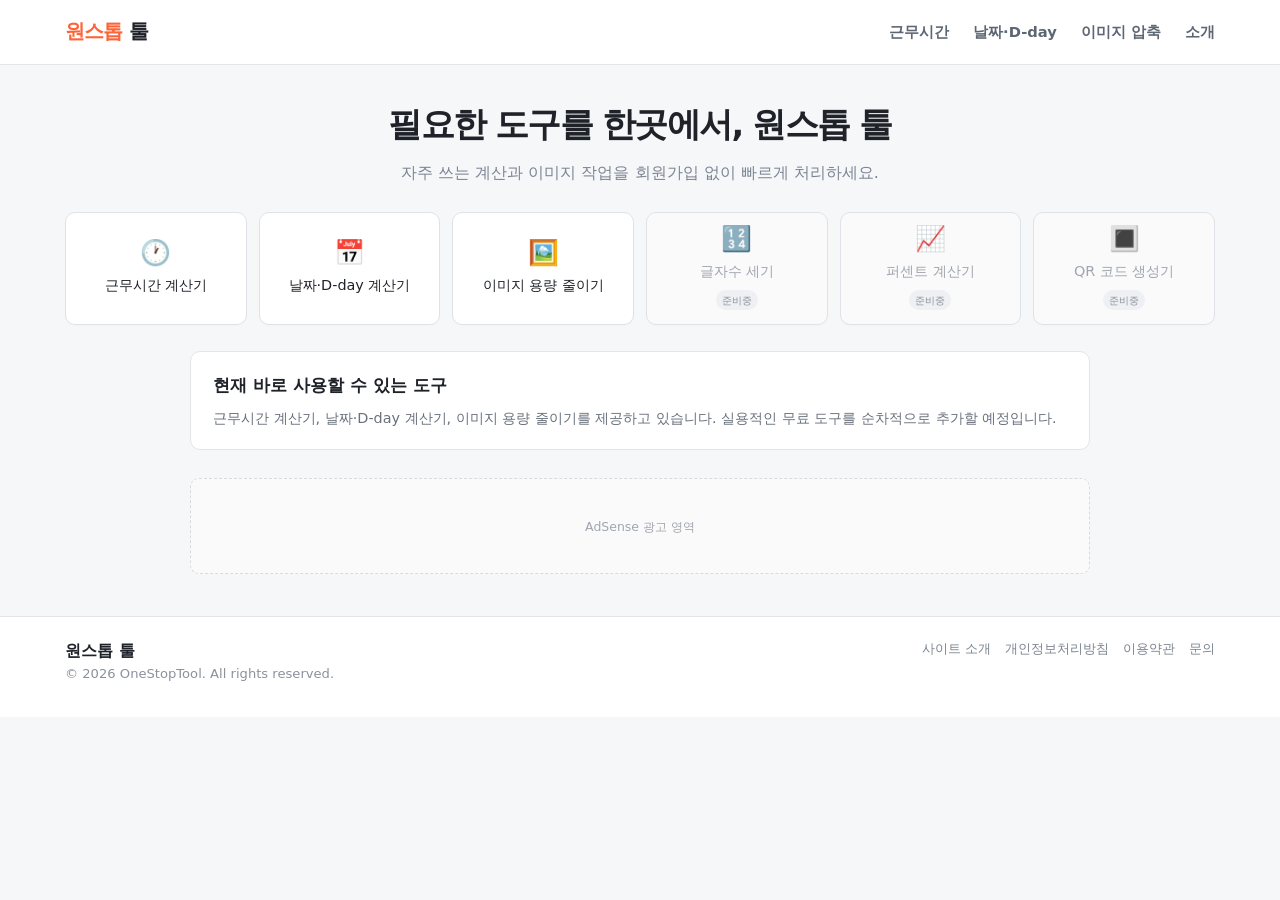
<file: index.html>
<!doctype html>
<html lang="ko">

<head>
  <meta charset="utf-8">

  <meta
    name="viewport"
    content="width=device-width,initial-scale=1"
  >

  <title>
    원스톱 툴 | 무료 계산기·이미지 웹도구
  </title>

  <meta
    name="description"
    content="근무시간 계산기, 날짜·D-day 계산기, 이미지 용량 줄이기 등 자주 쓰는 무료 웹 도구를 한곳에서 이용하세요."
  >

  <link
    rel="canonical"
    href="https://onestoptool.kr/"
  >

  <meta
    name="robots"
    content="index,follow"
  >

  <link
    rel="stylesheet"
    href="assets/css/style.css"
  >
</head>

<body>

<header class="site-header">

  <div class="container header-inner">

    <a
      class="brand"
      href="./"
    >
      <span>원스톱</span> 툴
    </a>

    <nav class="nav">

      <a href="work-time/">
        근무시간
      </a>

      <a href="date-calculator/">
        날짜·D-day
      </a>

      <a href="image-compressor/">
        이미지 압축
      </a>

      <a href="about.html">
        소개
      </a>

    </nav>

  </div>

</header>


<main>

  <section class="home-hero">

    <div class="container">

      <h1>
        필요한 도구를 한곳에서, 원스톱 툴
      </h1>

      <p>
        자주 쓰는 계산과 이미지 작업을
        회원가입 없이 빠르게 처리하세요.
      </p>

    </div>

  </section>


  <section class="tool-nav-section">

    <div class="container">

      <div class="tool-nav-grid">


        <a
          class="tool-nav-card"
          href="work-time/"
        >

          <div class="tool-nav-icon">
            🕐
          </div>

          <div class="tool-nav-name">
            근무시간 계산기
          </div>

        </a>


        <a
          class="tool-nav-card"
          href="date-calculator/"
        >

          <div class="tool-nav-icon">
            📅
          </div>

          <div class="tool-nav-name">
            날짜·D-day 계산기
          </div>

        </a>


        <a
          class="tool-nav-card"
          href="image-compressor/"
        >

          <div class="tool-nav-icon">
            🖼️
          </div>

          <div class="tool-nav-name">
            이미지 용량 줄이기
          </div>

        </a>


        <div class="tool-nav-card disabled">

          <div class="tool-nav-icon">
            🔢
          </div>

          <div class="tool-nav-name">
            글자수 세기
          </div>

          <span class="soon">
            준비중
          </span>

        </div>


        <div class="tool-nav-card disabled">

          <div class="tool-nav-icon">
            📈
          </div>

          <div class="tool-nav-name">
            퍼센트 계산기
          </div>

          <span class="soon">
            준비중
          </span>

        </div>


        <div class="tool-nav-card disabled">

          <div class="tool-nav-icon">
            🔳
          </div>

          <div class="tool-nav-name">
            QR 코드 생성기
          </div>

          <span class="soon">
            준비중
          </span>

        </div>


      </div>

    </div>

  </section>


  <div class="home-note">

    <h2>
      현재 바로 사용할 수 있는 도구
    </h2>

    <p>
      근무시간 계산기,
      날짜·D-day 계산기,
      이미지 용량 줄이기를 제공하고 있습니다.
      실용적인 무료 도구를 순차적으로 추가할 예정입니다.
    </p>

  </div>


  <div class="ad-slot">
    AdSense 광고 영역
  </div>

</main>


<footer class="footer">

  <div class="container footer-inner">

    <div>

      <strong>
        원스톱 툴
      </strong>

      <div class="footer-copy">
        © <span data-year></span>
        OneStopTool.
        All rights reserved.
      </div>

    </div>


    <div class="footer-links">

      <a href="about.html">
        사이트 소개
      </a>

      <a href="privacy.html">
        개인정보처리방침
      </a>

      <a href="terms.html">
        이용약관
      </a>

      <a href="contact.html">
        문의
      </a>

    </div>

  </div>

</footer>


<script src="assets/js/common.js"></script>

</body>
</html>
</file>
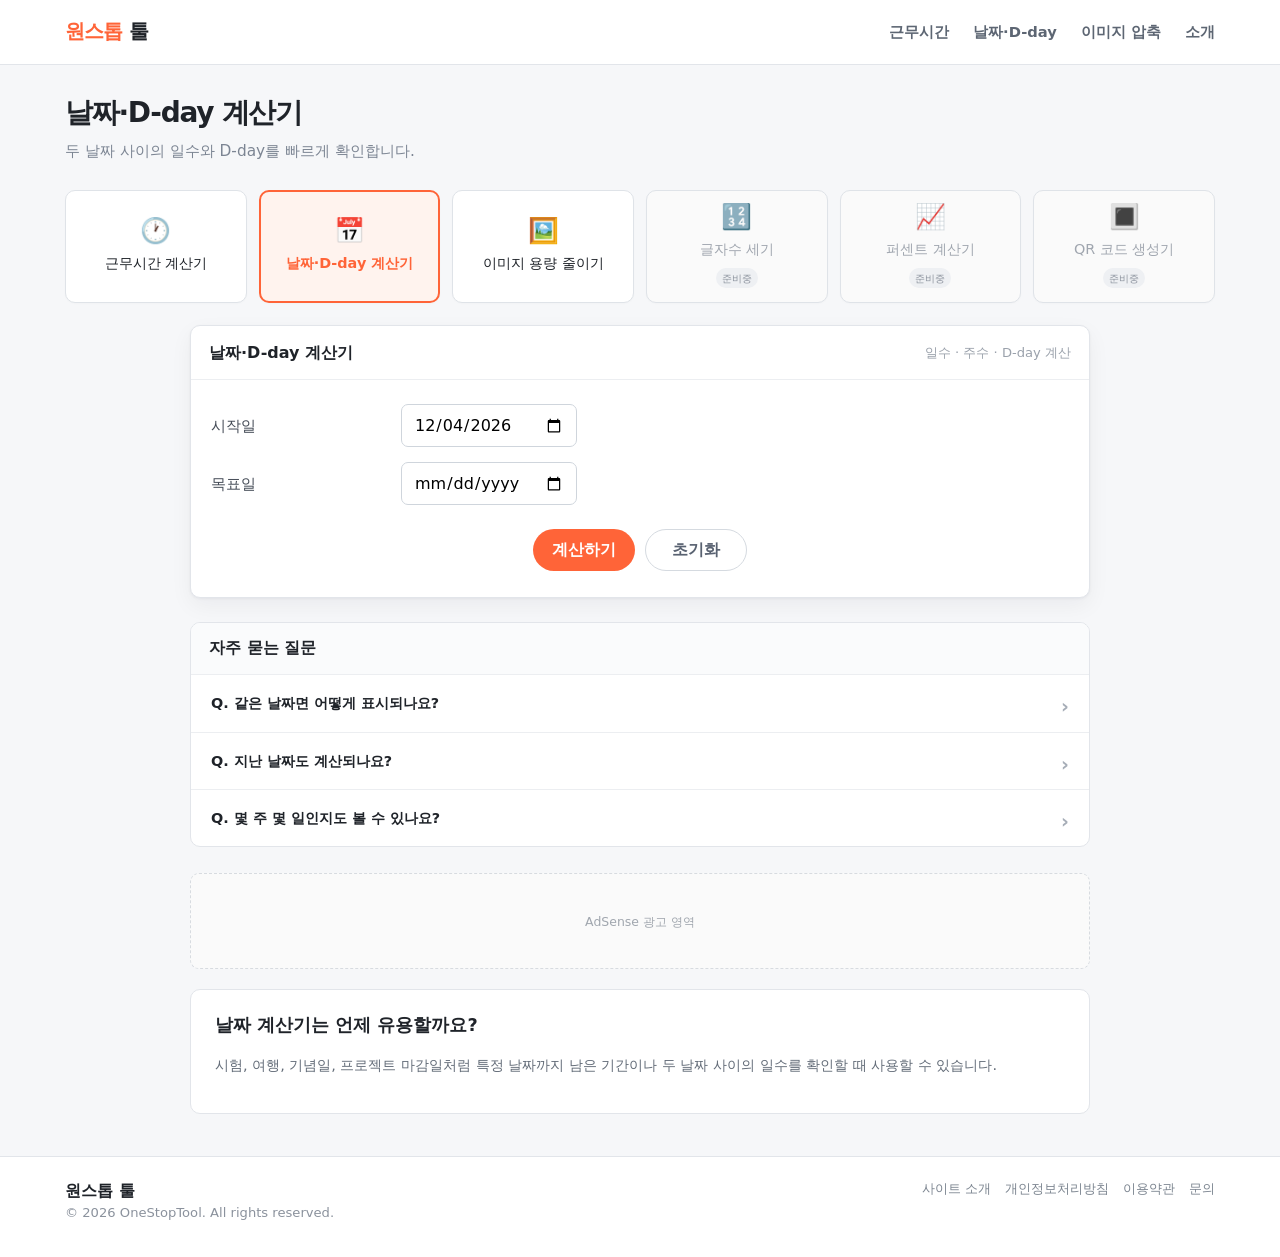
<file: date-calculator/index.html>
<!doctype html>
<html lang="ko">

<head>

  <meta charset="utf-8">

  <meta
    name="viewport"
    content="width=device-width,initial-scale=1"
  >

  <title>
    날짜 계산기·D-day 계산기 | 원스톱 툴
  </title>

  <meta
    name="description"
    content="두 날짜 사이의 일수, 주수, D-day를 무료로 계산하세요."
  >

  <link
    rel="canonical"
    href="https://onestoptool.kr/date-calculator/"
  >

  <meta
    name="robots"
    content="index,follow"
  >

  <link
    rel="stylesheet"
    href="../assets/css/style.css"
  >

</head>


<body>


<header class="site-header">

  <div class="container header-inner">

    <a
      class="brand"
      href="../"
    >
      <span>원스톱</span> 툴
    </a>


    <nav class="nav">

      <a href="../work-time/">
        근무시간
      </a>

      <a href="../date-calculator/">
        날짜·D-day
      </a>

      <a href="../image-compressor/">
        이미지 압축
      </a>

      <a href="../about.html">
        소개
      </a>

    </nav>

  </div>

</header>


<main>


<section class="page-intro">

  <div class="container">

    <h1>
      날짜·D-day 계산기
    </h1>

    <p>
      두 날짜 사이의 일수와
      D-day를 빠르게 확인합니다.
    </p>

  </div>

</section>


<section class="tool-nav-section">

  <div class="container">

    <div class="tool-nav-grid">


      <a
        class="tool-nav-card"
        href="../work-time/"
      >

        <div class="tool-nav-icon">
          🕐
        </div>

        <div class="tool-nav-name">
          근무시간 계산기
        </div>

      </a>


      <a
        class="tool-nav-card active"
        href="../date-calculator/"
      >

        <div class="tool-nav-icon">
          📅
        </div>

        <div class="tool-nav-name">
          날짜·D-day 계산기
        </div>

      </a>


      <a
        class="tool-nav-card"
        href="../image-compressor/"
      >

        <div class="tool-nav-icon">
          🖼️
        </div>

        <div class="tool-nav-name">
          이미지 용량 줄이기
        </div>

      </a>


      <div class="tool-nav-card disabled">

        <div class="tool-nav-icon">
          🔢
        </div>

        <div class="tool-nav-name">
          글자수 세기
        </div>

        <span class="soon">
          준비중
        </span>

      </div>


      <div class="tool-nav-card disabled">

        <div class="tool-nav-icon">
          📈
        </div>

        <div class="tool-nav-name">
          퍼센트 계산기
        </div>

        <span class="soon">
          준비중
        </span>

      </div>


      <div class="tool-nav-card disabled">

        <div class="tool-nav-icon">
          🔳
        </div>

        <div class="tool-nav-name">
          QR 코드 생성기
        </div>

        <span class="soon">
          준비중
        </span>

      </div>


    </div>

  </div>

</section>


<section class="workspace">

  <div class="workspace-head">

    <h2>
      날짜·D-day 계산기
    </h2>

    <div class="workspace-meta">
      일수 · 주수 · D-day 계산
    </div>

  </div>


  <div class="workspace-body">


    <form id="dateForm">


      <div class="form-list">


        <div class="form-row">

          <label for="startDate">
            시작일
          </label>

          <div class="input-line">

            <input
              id="startDate"
              class="field-control"
              type="date"
              required
            >

          </div>

        </div>


        <div class="form-row">

          <label for="targetDate">
            목표일
          </label>

          <div class="input-line">

            <input
              id="targetDate"
              class="field-control"
              type="date"
              required
            >

          </div>

        </div>


      </div>


      <div class="form-actions">

        <button
          class="btn btn-primary"
          type="submit"
        >
          계산하기
        </button>


        <button
          class="btn btn-secondary"
          type="reset"
          onclick="document.getElementById('dateResult').classList.remove('show')"
        >
          초기화
        </button>

      </div>


    </form>


    <div
      class="result-panel"
      id="dateResult"
    >

      <div class="result-main">

        <span class="label">
          D-day
        </span>

        <strong id="dday"></strong>

      </div>


      <div class="result-grid">


        <div class="result-box">

          <small>
            날짜 차이
          </small>

          <strong id="dayDiff"></strong>

        </div>


        <div class="result-box">

          <small>
            주 + 일
          </small>

          <strong id="weekDiff"></strong>

        </div>


        <div class="result-box">

          <small>
            표시
          </small>

          <strong>
            자동 계산
          </strong>

        </div>


      </div>

    </div>


  </div>

</section>


<section class="faq-wrap">

  <h2 class="faq-title">
    자주 묻는 질문
  </h2>


  <details class="faq-item">

    <summary>
      Q. 같은 날짜면 어떻게 표시되나요?
    </summary>

    <div class="faq-answer">
      시작일과 목표일이 같으면
      D-Day로 표시합니다.
    </div>

  </details>


  <details class="faq-item">

    <summary>
      Q. 지난 날짜도 계산되나요?
    </summary>

    <div class="faq-answer">
      네.
      지난 날짜는 D+숫자로 표시됩니다.
    </div>

  </details>


  <details class="faq-item">

    <summary>
      Q. 몇 주 몇 일인지도 볼 수 있나요?
    </summary>

    <div class="faq-answer">
      총 일수와 함께
      주 단위와 남은 일수도 표시합니다.
    </div>

  </details>


</section>


<div class="ad-slot">
  AdSense 광고 영역
</div>


<section class="info-wrap">

  <h2>
    날짜 계산기는 언제 유용할까요?
  </h2>

  <p>
    시험, 여행, 기념일,
    프로젝트 마감일처럼
    특정 날짜까지 남은 기간이나
    두 날짜 사이의 일수를 확인할 때 사용할 수 있습니다.
  </p>

</section>


</main>


<footer class="footer">

  <div class="container footer-inner">


    <div>

      <strong>
        원스톱 툴
      </strong>

      <div class="footer-copy">
        © <span data-year></span>
        OneStopTool.
        All rights reserved.
      </div>

    </div>


    <div class="footer-links">

      <a href="../about.html">
        사이트 소개
      </a>

      <a href="../privacy.html">
        개인정보처리방침
      </a>

      <a href="../terms.html">
        이용약관
      </a>

      <a href="../contact.html">
        문의
      </a>

    </div>


  </div>

</footer>


<script src="../assets/js/common.js"></script>

<script src="../assets/js/date-calculator.js"></script>


</body>

</html>
</file>
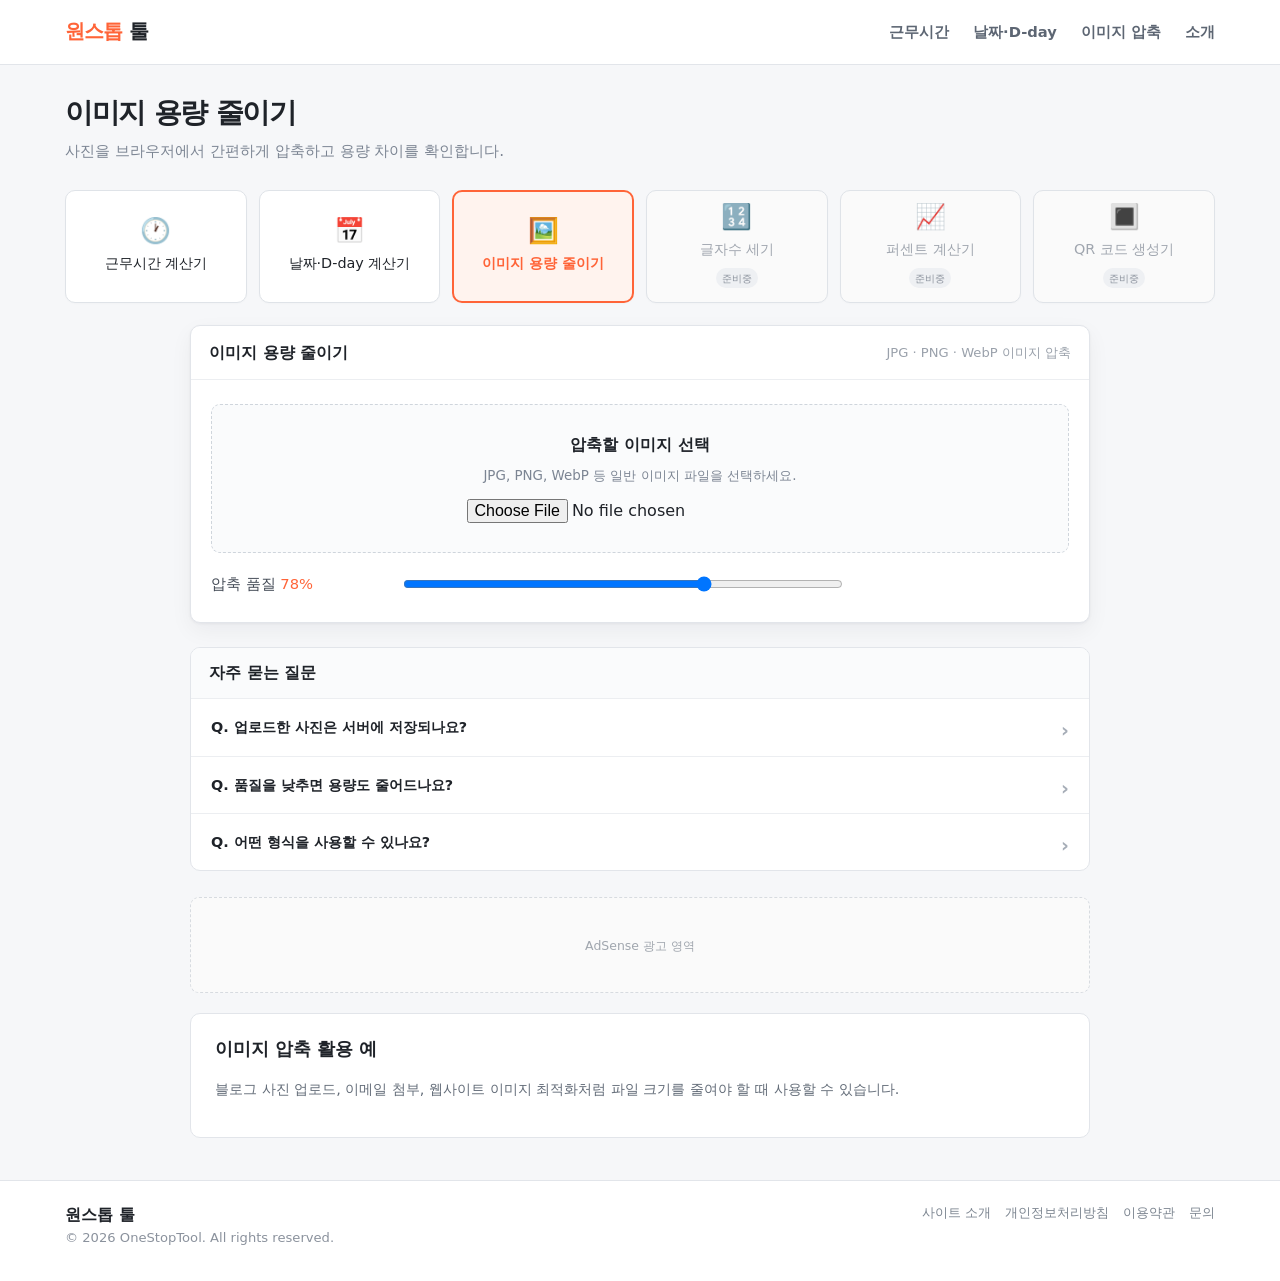
<file: image-compressor/index.html>
<!doctype html>
<html lang="ko">

<head>

  <meta charset="utf-8">

  <meta
    name="viewport"
    content="width=device-width,initial-scale=1"
  >

  <title>
    이미지 용량 줄이기 | 원스톱 툴
  </title>

  <meta
    name="description"
    content="설치 없이 브라우저에서 이미지 용량을 줄이세요."
  >

  <link
    rel="canonical"
    href="https://onestoptool.kr/image-compressor/"
  >

  <meta
    name="robots"
    content="index,follow"
  >

  <link
    rel="stylesheet"
    href="../assets/css/style.css"
  >

</head>


<body>


<header class="site-header">

  <div class="container header-inner">

    <a
      class="brand"
      href="../"
    >
      <span>원스톱</span> 툴
    </a>


    <nav class="nav">

      <a href="../work-time/">
        근무시간
      </a>

      <a href="../date-calculator/">
        날짜·D-day
      </a>

      <a href="../image-compressor/">
        이미지 압축
      </a>

      <a href="../about.html">
        소개
      </a>

    </nav>

  </div>

</header>


<main>


<section class="page-intro">

  <div class="container">

    <h1>
      이미지 용량 줄이기
    </h1>

    <p>
      사진을 브라우저에서 간편하게 압축하고
      용량 차이를 확인합니다.
    </p>

  </div>

</section>


<section class="tool-nav-section">

  <div class="container">

    <div class="tool-nav-grid">


      <a
        class="tool-nav-card"
        href="../work-time/"
      >

        <div class="tool-nav-icon">
          🕐
        </div>

        <div class="tool-nav-name">
          근무시간 계산기
        </div>

      </a>


      <a
        class="tool-nav-card"
        href="../date-calculator/"
      >

        <div class="tool-nav-icon">
          📅
        </div>

        <div class="tool-nav-name">
          날짜·D-day 계산기
        </div>

      </a>


      <a
        class="tool-nav-card active"
        href="../image-compressor/"
      >

        <div class="tool-nav-icon">
          🖼️
        </div>

        <div class="tool-nav-name">
          이미지 용량 줄이기
        </div>

      </a>


      <div class="tool-nav-card disabled">

        <div class="tool-nav-icon">
          🔢
        </div>

        <div class="tool-nav-name">
          글자수 세기
        </div>

        <span class="soon">
          준비중
        </span>

      </div>


      <div class="tool-nav-card disabled">

        <div class="tool-nav-icon">
          📈
        </div>

        <div class="tool-nav-name">
          퍼센트 계산기
        </div>

        <span class="soon">
          준비중
        </span>

      </div>


      <div class="tool-nav-card disabled">

        <div class="tool-nav-icon">
          🔳
        </div>

        <div class="tool-nav-name">
          QR 코드 생성기
        </div>

        <span class="soon">
          준비중
        </span>

      </div>


    </div>

  </div>

</section>


<section class="workspace">

  <div class="workspace-head">

    <h2>
      이미지 용량 줄이기
    </h2>

    <div class="workspace-meta">
      JPG · PNG · WebP 이미지 압축
    </div>

  </div>


  <div class="workspace-body">


    <div class="upload-box">

      <h3>
        압축할 이미지 선택
      </h3>

      <p>
        JPG, PNG, WebP 등
        일반 이미지 파일을 선택하세요.
      </p>

      <input
        id="imageInput"
        type="file"
        accept="image/*"
      >

    </div>


    <div
      class="form-row"
      style="margin-top:20px"
    >

      <label for="quality">

        압축 품질

        <span
          id="qualityLabel"
          style="color:var(--accent)"
        >
          78%
        </span>

      </label>


      <div class="input-line">

        <input
          id="quality"
          class="range-control"
          type="range"
          min="0.4"
          max="0.95"
          step="0.01"
          value="0.78"
        >

      </div>

    </div>


    <div
      class="preview-wrap"
      id="previewWrap"
    >


      <img
        id="preview"
        class="preview"
        alt="압축 결과 미리보기"
      >


      <div
        class="result-grid"
        style="margin-top:14px"
      >


        <div class="result-box">

          <small>
            원본
          </small>

          <strong id="originalSize">
            -
          </strong>

        </div>


        <div class="result-box">

          <small>
            압축 후
          </small>

          <strong id="compressedSize">
            -
          </strong>

        </div>


        <div class="result-box">

          <small>
            절감률
          </small>

          <strong id="savedRate">
            -
          </strong>

        </div>


      </div>


      <div class="form-actions">

        <button
          class="btn btn-primary"
          id="downloadBtn"
          type="button"
          disabled
        >
          다운로드
        </button>

      </div>


    </div>


  </div>

</section>


<section class="faq-wrap">

  <h2 class="faq-title">
    자주 묻는 질문
  </h2>


  <details class="faq-item">

    <summary>
      Q. 업로드한 사진은 서버에 저장되나요?
    </summary>

    <div class="faq-answer">
      현재 압축 기능은 가능한 경우
      사용자의 브라우저 안에서 처리하도록
      구성되어 있습니다.
    </div>

  </details>


  <details class="faq-item">

    <summary>
      Q. 품질을 낮추면 용량도 줄어드나요?
    </summary>

    <div class="faq-answer">
      대체로 그렇습니다.
      다만 품질을 너무 낮추면
      이미지가 흐릿해질 수 있습니다.
    </div>

  </details>


  <details class="faq-item">

    <summary>
      Q. 어떤 형식을 사용할 수 있나요?
    </summary>

    <div class="faq-answer">
      브라우저가 읽을 수 있는
      JPG, PNG, WebP 등
      일반적인 이미지 형식을 사용할 수 있습니다.
    </div>

  </details>


</section>


<div class="ad-slot">
  AdSense 광고 영역
</div>


<section class="info-wrap">

  <h2>
    이미지 압축 활용 예
  </h2>

  <p>
    블로그 사진 업로드,
    이메일 첨부,
    웹사이트 이미지 최적화처럼
    파일 크기를 줄여야 할 때 사용할 수 있습니다.
  </p>

</section>


</main>


<footer class="footer">

  <div class="container footer-inner">


    <div>

      <strong>
        원스톱 툴
      </strong>

      <div class="footer-copy">
        © <span data-year></span>
        OneStopTool.
        All rights reserved.
      </div>

    </div>


    <div class="footer-links">

      <a href="../about.html">
        사이트 소개
      </a>

      <a href="../privacy.html">
        개인정보처리방침
      </a>

      <a href="../terms.html">
        이용약관
      </a>

      <a href="../contact.html">
        문의
      </a>

    </div>


  </div>

</footer>


<script src="../assets/js/common.js"></script>

<script src="../assets/js/image-compressor.js"></script>


</body>

</html>
</file>
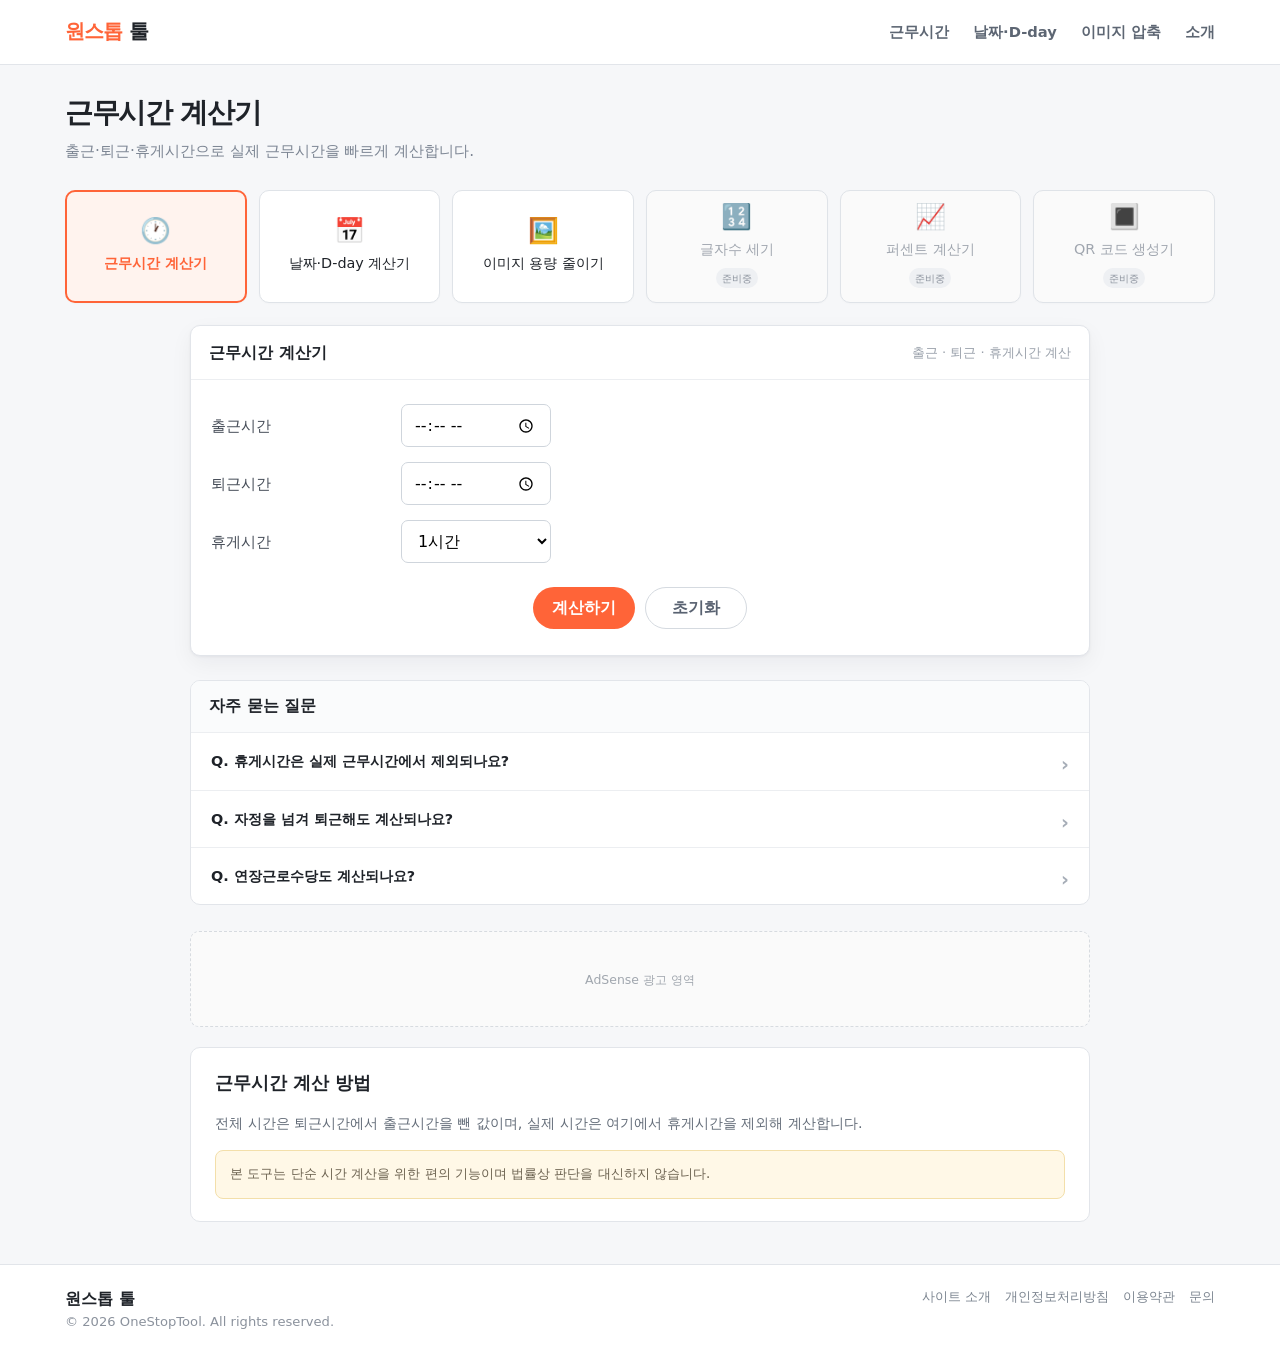
<file: work-time/index.html>
<!doctype html>
<html lang="ko">

<head>

  <meta charset="utf-8">

  <meta
    name="viewport"
    content="width=device-width,initial-scale=1"
  >

  <title>
    근무시간 계산기 | 원스톱 툴
  </title>

  <meta
    name="description"
    content="출근시간, 퇴근시간, 휴게시간을 입력해 실제 근무시간을 계산하세요."
  >

  <link
    rel="canonical"
    href="https://onestoptool.kr/work-time/"
  >

  <meta
    name="robots"
    content="index,follow"
  >

  <link
    rel="stylesheet"
    href="../assets/css/style.css"
  >

</head>


<body>


<header class="site-header">

  <div class="container header-inner">

    <a
      class="brand"
      href="../"
    >
      <span>원스톱</span> 툴
    </a>


    <nav class="nav">

      <a href="../work-time/">
        근무시간
      </a>

      <a href="../date-calculator/">
        날짜·D-day
      </a>

      <a href="../image-compressor/">
        이미지 압축
      </a>

      <a href="../about.html">
        소개
      </a>

    </nav>

  </div>

</header>


<main>


<section class="page-intro">

  <div class="container">

    <h1>
      근무시간 계산기
    </h1>

    <p>
      출근·퇴근·휴게시간으로
      실제 근무시간을 빠르게 계산합니다.
    </p>

  </div>

</section>


<section class="tool-nav-section">

  <div class="container">

    <div class="tool-nav-grid">


      <a
        class="tool-nav-card active"
        href="../work-time/"
      >

        <div class="tool-nav-icon">
          🕐
        </div>

        <div class="tool-nav-name">
          근무시간 계산기
        </div>

      </a>


      <a
        class="tool-nav-card"
        href="../date-calculator/"
      >

        <div class="tool-nav-icon">
          📅
        </div>

        <div class="tool-nav-name">
          날짜·D-day 계산기
        </div>

      </a>


      <a
        class="tool-nav-card"
        href="../image-compressor/"
      >

        <div class="tool-nav-icon">
          🖼️
        </div>

        <div class="tool-nav-name">
          이미지 용량 줄이기
        </div>

      </a>


      <div class="tool-nav-card disabled">

        <div class="tool-nav-icon">
          🔢
        </div>

        <div class="tool-nav-name">
          글자수 세기
        </div>

        <span class="soon">
          준비중
        </span>

      </div>


      <div class="tool-nav-card disabled">

        <div class="tool-nav-icon">
          📈
        </div>

        <div class="tool-nav-name">
          퍼센트 계산기
        </div>

        <span class="soon">
          준비중
        </span>

      </div>


      <div class="tool-nav-card disabled">

        <div class="tool-nav-icon">
          🔳
        </div>

        <div class="tool-nav-name">
          QR 코드 생성기
        </div>

        <span class="soon">
          준비중
        </span>

      </div>


    </div>

  </div>

</section>


<section class="workspace">

  <div class="workspace-head">

    <h2>
      근무시간 계산기
    </h2>

    <div class="workspace-meta">
      출근 · 퇴근 · 휴게시간 계산
    </div>

  </div>


  <div class="workspace-body">


    <form id="workForm">


      <div class="form-list">


        <div class="form-row">

          <label for="startTime">
            출근시간
          </label>

          <div class="input-line">

            <input
              id="startTime"
              class="field-control"
              type="time"
              required
            >

          </div>

        </div>


        <div class="form-row">

          <label for="endTime">
            퇴근시간
          </label>

          <div class="input-line">

            <input
              id="endTime"
              class="field-control"
              type="time"
              required
            >

          </div>

        </div>


        <div class="form-row">

          <label for="breakMin">
            휴게시간
          </label>

          <div class="input-line">

            <select
              id="breakMin"
              class="field-control"
            >

              <option value="0">
                없음
              </option>

              <option value="30">
                30분
              </option>

              <option
                value="60"
                selected
              >
                1시간
              </option>

              <option value="90">
                1시간 30분
              </option>

              <option value="120">
                2시간
              </option>

            </select>

          </div>

        </div>


      </div>


      <div class="form-actions">

        <button
          class="btn btn-primary"
          type="submit"
        >
          계산하기
        </button>


        <button
          class="btn btn-secondary"
          type="reset"
          onclick="document.getElementById('workResult').classList.remove('show')"
        >
          초기화
        </button>

      </div>


    </form>


    <div
      class="result-panel"
      id="workResult"
    >

      <div class="result-main">

        <span class="label">
          실제 근무시간
        </span>

        <strong id="netTime"></strong>

      </div>


      <div class="result-grid">


        <div class="result-box">

          <small>
            전체 시간
          </small>

          <strong id="totalTime"></strong>

        </div>


        <div class="result-box">

          <small>
            휴게시간
          </small>

          <strong id="breakTime"></strong>

        </div>


        <div class="result-box">

          <small>
            실제 시간
          </small>

          <strong id="netTime2"></strong>

        </div>


      </div>

    </div>


  </div>

</section>


<section class="faq-wrap">

  <h2 class="faq-title">
    자주 묻는 질문
  </h2>


  <details class="faq-item">

    <summary>
      Q. 휴게시간은 실제 근무시간에서 제외되나요?
    </summary>

    <div class="faq-answer">
      사용자가 선택한 휴게시간을
      전체 체류시간에서 빼서
      실제 시간을 계산합니다.
    </div>

  </details>


  <details class="faq-item">

    <summary>
      Q. 자정을 넘겨 퇴근해도 계산되나요?
    </summary>

    <div class="faq-answer">
      네. 퇴근시간이 출근시간보다 이르면
      다음 날 퇴근한 것으로 계산합니다.
    </div>

  </details>


  <details class="faq-item">

    <summary>
      Q. 연장근로수당도 계산되나요?
    </summary>

    <div class="faq-answer">
      현재는 시간 차이만 계산합니다.
      임금과 수당은 근로조건과
      최신 법령을 별도로 확인해야 합니다.
    </div>

  </details>


</section>


<div class="ad-slot">
  AdSense 광고 영역
</div>


<section class="info-wrap">

  <h2>
    근무시간 계산 방법
  </h2>

  <p>
    전체 시간은 퇴근시간에서 출근시간을 뺀 값이며,
    실제 시간은 여기에서 휴게시간을 제외해 계산합니다.
  </p>

  <div class="notice">
    본 도구는 단순 시간 계산을 위한 편의 기능이며
    법률상 판단을 대신하지 않습니다.
  </div>

</section>


</main>


<footer class="footer">

  <div class="container footer-inner">


    <div>

      <strong>
        원스톱 툴
      </strong>

      <div class="footer-copy">
        © <span data-year></span>
        OneStopTool.
        All rights reserved.
      </div>

    </div>


    <div class="footer-links">

      <a href="../about.html">
        사이트 소개
      </a>

      <a href="../privacy.html">
        개인정보처리방침
      </a>

      <a href="../terms.html">
        이용약관
      </a>

      <a href="../contact.html">
        문의
      </a>

    </div>


  </div>

</footer>


<script src="../assets/js/common.js"></script>

<script src="../assets/js/work-time.js"></script>


<script>

const o = new MutationObserver(() => {

  const a = document.getElementById("netTime");
  const b = document.getElementById("netTime2");

  if(a && b && a.textContent){
    b.textContent = a.textContent;
  }

});

const t = document.getElementById("netTime");

if(t){
  o.observe(t,{childList:true});
}

</script>


</body>

</html>
</file>
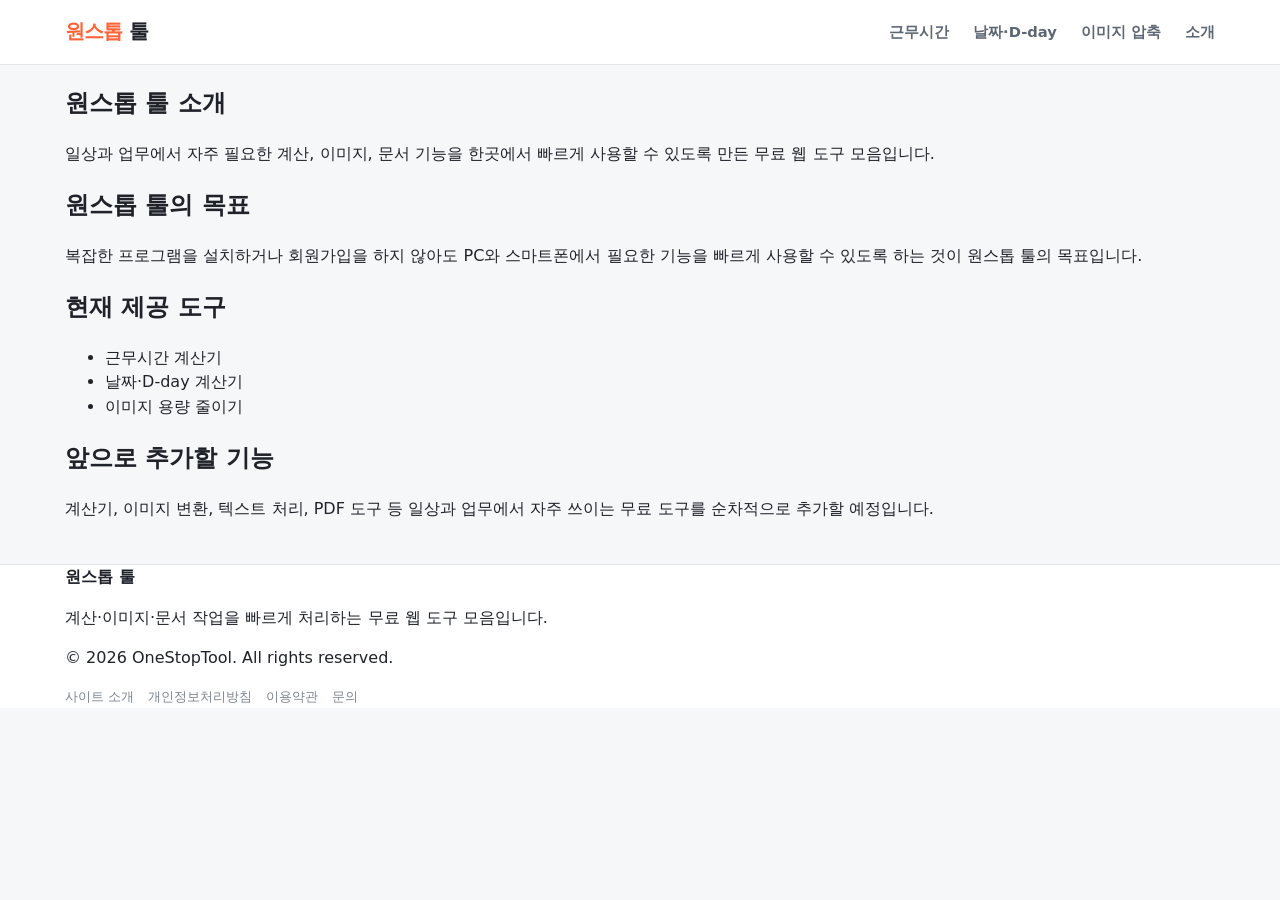
<file: about.html>
<!doctype html>
<html lang="ko">

<head>

<meta charset="utf-8">

<meta name="viewport"
      content="width=device-width,initial-scale=1">

<title>
원스톱 툴 소개
</title>

<meta name="description"
      content="원스톱 툴의 운영 방향과 제공 기능을 안내합니다.">

<link rel="canonical"
      href="https://onestoptool.kr/about.html">

<meta property="og:title"
      content="원스톱 툴 소개">

<meta property="og:description"
      content="원스톱 툴의 운영 방향과 제공 기능을 안내합니다.">

<meta property="og:type"
      content="website">

<meta property="og:url"
      content="https://onestoptool.kr/about.html">

<meta name="robots"
      content="index,follow">

<link rel="stylesheet"
      href="assets/css/style.css">

</head>


<body>


<header class="site-header">


<div class="container header-inner">


<a class="brand"
   href="./">

<span>원스톱</span> 툴

</a>


<nav class="nav">

<a href="work-time/">
근무시간
</a>

<a href="date-calculator/">
날짜·D-day
</a>

<a href="image-compressor/">
이미지 압축
</a>

<a href="about.html">
소개
</a>

</nav>


</div>


</header>



<main>


<section class="tool-hero">


<div class="container prose">


<h1>
원스톱 툴 소개
</h1>


<p class="lead">

일상과 업무에서 자주 필요한
계산, 이미지, 문서 기능을

한곳에서 빠르게 사용할 수 있도록 만든
무료 웹 도구 모음입니다.

</p>


<div class="content-card">


<h2>
원스톱 툴의 목표
</h2>


<p>

복잡한 프로그램을 설치하거나
회원가입을 하지 않아도

PC와 스마트폰에서 필요한 기능을
빠르게 사용할 수 있도록 하는 것이
원스톱 툴의 목표입니다.

</p>



<h2>
현재 제공 도구
</h2>


<ul>

<li>
근무시간 계산기
</li>

<li>
날짜·D-day 계산기
</li>

<li>
이미지 용량 줄이기
</li>

</ul>



<h2>
앞으로 추가할 기능
</h2>


<p>

계산기, 이미지 변환,
텍스트 처리, PDF 도구 등

일상과 업무에서 자주 쓰이는
무료 도구를 순차적으로 추가할 예정입니다.

</p>


</div>


</div>


</section>


</main>



<footer class="footer">


<div class="container footer-grid">


<div>

<strong>
원스톱 툴
</strong>

<p class="small">

계산·이미지·문서 작업을 빠르게 처리하는
무료 웹 도구 모음입니다.

</p>

<p class="small">

© <span data-year></span>
OneStopTool.
All rights reserved.

</p>

</div>



<div class="footer-links">

<a href="about.html">
사이트 소개
</a>

<a href="privacy.html">
개인정보처리방침
</a>

<a href="terms.html">
이용약관
</a>

<a href="contact.html">
문의
</a>

</div>


</div>


</footer>


<script src="assets/js/common.js"></script>


</body>
</html>
</file>
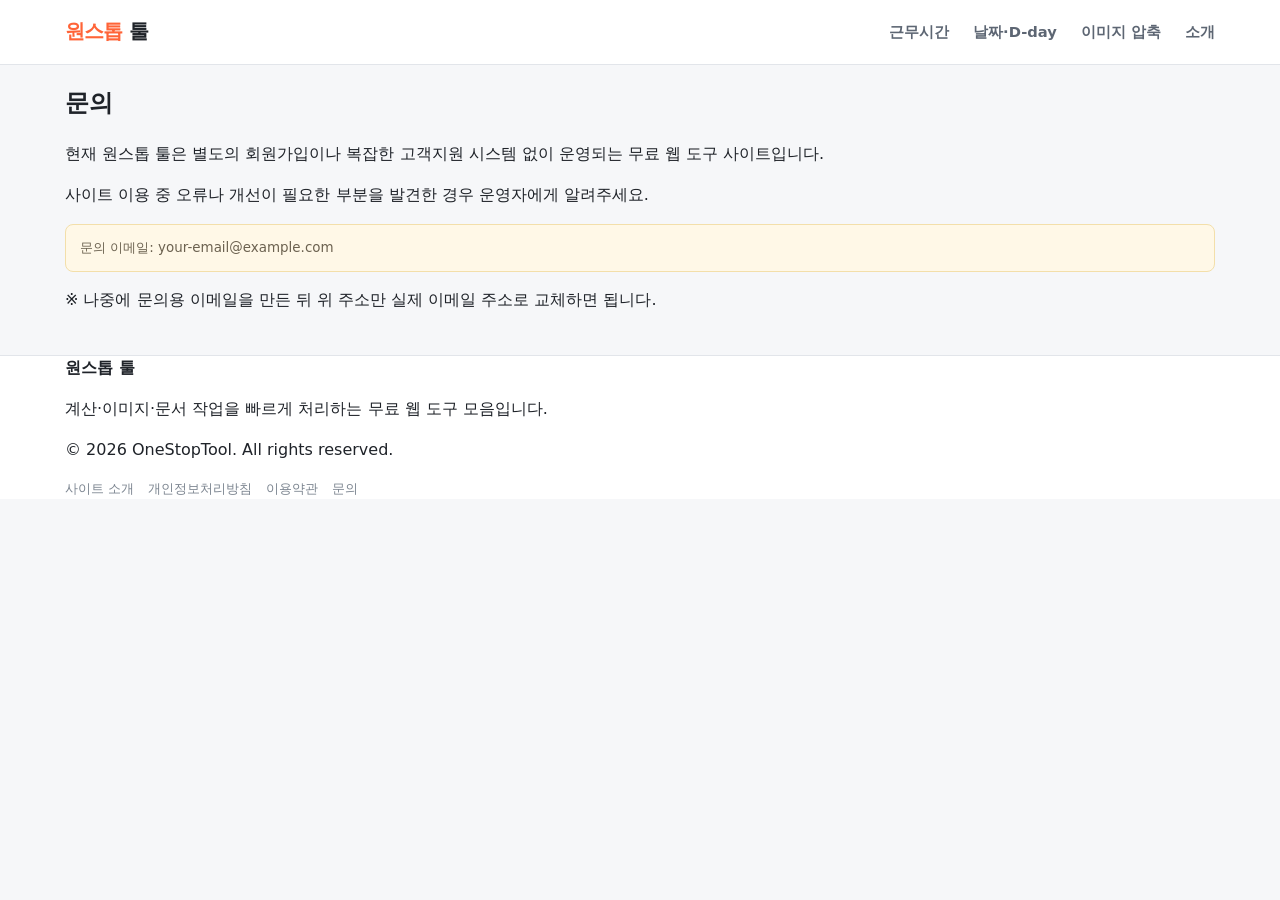
<file: contact.html>
<!doctype html>
<html lang="ko">

<head>

<meta charset="utf-8">

<meta name="viewport"
      content="width=device-width,initial-scale=1">

<title>
문의 | 원스톱 툴
</title>

<meta name="description"
      content="원스톱 툴 문의 안내입니다.">

<link rel="canonical"
      href="https://onestoptool.kr/contact.html">

<meta property="og:title"
      content="문의 | 원스톱 툴">

<meta property="og:description"
      content="원스톱 툴 문의 안내입니다.">

<meta property="og:type"
      content="website">

<meta property="og:url"
      content="https://onestoptool.kr/contact.html">

<meta name="robots"
      content="index,follow">


<link rel="stylesheet"
      href="assets/css/style.css">


</head>


<body>


<header class="site-header">


<div class="container header-inner">


<a class="brand"
   href="./">

<span>원스톱</span> 툴

</a>


<nav class="nav">

<a href="work-time/">
근무시간
</a>

<a href="date-calculator/">
날짜·D-day
</a>

<a href="image-compressor/">
이미지 압축
</a>

<a href="about.html">
소개
</a>

</nav>


</div>


</header>



<main>


<section class="tool-hero">


<div class="container prose">


<h1>
문의
</h1>


<div class="content-card">


<p>

현재 원스톱 툴은
별도의 회원가입이나 복잡한 고객지원 시스템 없이
운영되는 무료 웹 도구 사이트입니다.

</p>


<p>

사이트 이용 중 오류나 개선이 필요한 부분을
발견한 경우 운영자에게 알려주세요.

</p>


<div class="notice">

문의 이메일:
your-email@example.com

</div>


<p class="small">

※ 나중에 문의용 이메일을 만든 뒤
위 주소만 실제 이메일 주소로 교체하면 됩니다.

</p>


</div>


</div>


</section>


</main>



<footer class="footer">


<div class="container footer-grid">


<div>

<strong>
원스톱 툴
</strong>

<p class="small">

계산·이미지·문서 작업을 빠르게 처리하는
무료 웹 도구 모음입니다.

</p>

<p class="small">

© <span data-year></span>
OneStopTool.
All rights reserved.

</p>

</div>



<div class="footer-links">

<a href="about.html">
사이트 소개
</a>

<a href="privacy.html">
개인정보처리방침
</a>

<a href="terms.html">
이용약관
</a>

<a href="contact.html">
문의
</a>

</div>


</div>


</footer>


<script src="assets/js/common.js"></script>


</body>
</html>
</file>
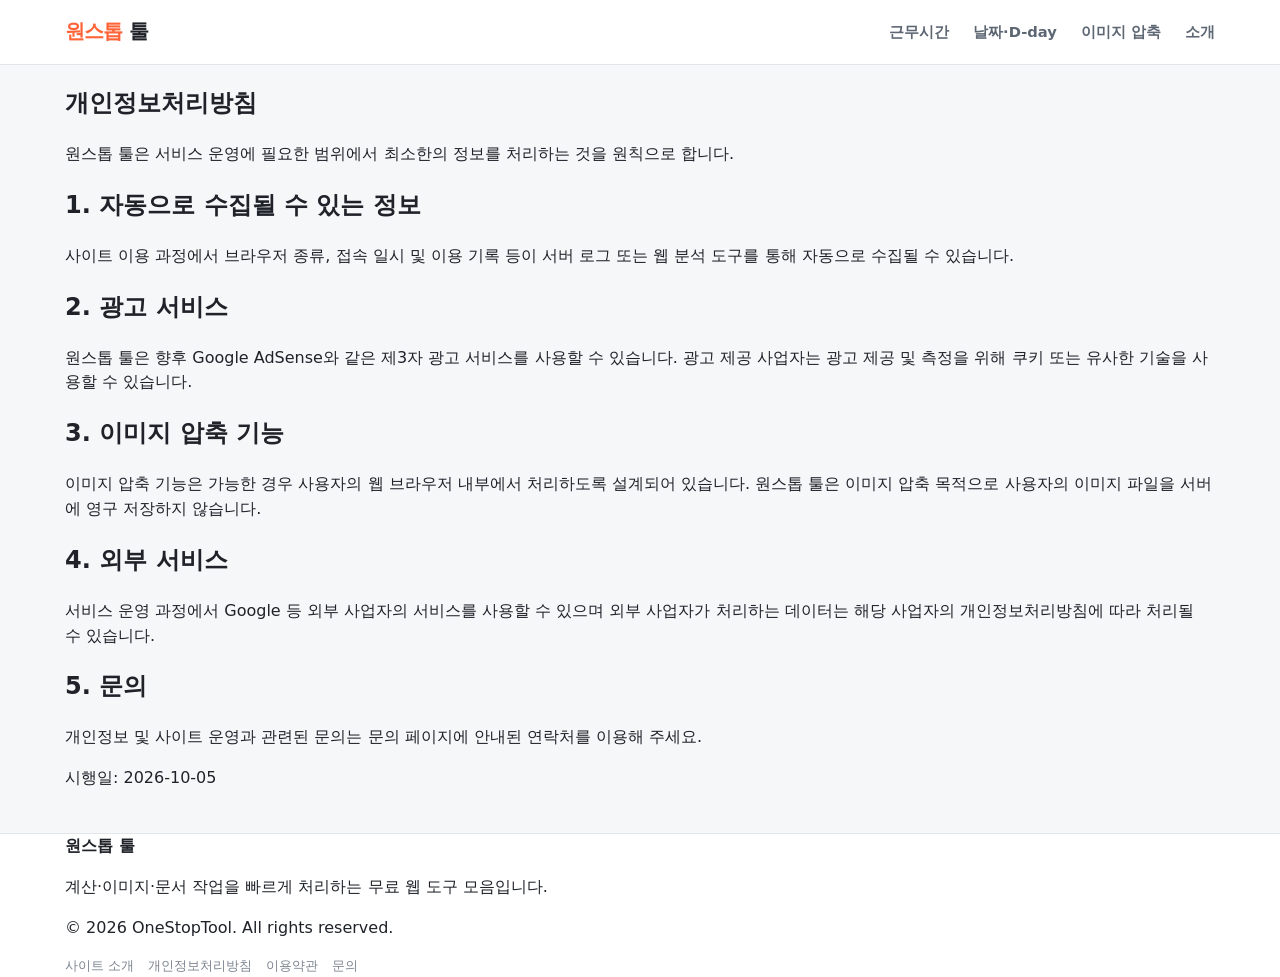
<file: privacy.html>
<!doctype html>
<html lang="ko">

<head>

<meta charset="utf-8">

<meta name="viewport"
      content="width=device-width,initial-scale=1">

<title>
개인정보처리방침 | 원스톱 툴
</title>

<meta name="description"
      content="원스톱 툴 개인정보처리방침입니다.">

<link rel="canonical"
      href="https://onestoptool.kr/privacy.html">

<meta property="og:title"
      content="개인정보처리방침 | 원스톱 툴">

<meta property="og:description"
      content="원스톱 툴 개인정보처리방침입니다.">

<meta property="og:type"
      content="website">

<meta property="og:url"
      content="https://onestoptool.kr/privacy.html">

<meta name="robots"
      content="index,follow">


<link rel="stylesheet"
      href="assets/css/style.css">


</head>


<body>


<header class="site-header">


<div class="container header-inner">


<a class="brand"
   href="./">

<span>원스톱</span> 툴

</a>


<nav class="nav">

<a href="work-time/">
근무시간
</a>

<a href="date-calculator/">
날짜·D-day
</a>

<a href="image-compressor/">
이미지 압축
</a>

<a href="about.html">
소개
</a>

</nav>


</div>


</header>



<main>


<section class="tool-hero">


<div class="container prose">


<h1>
개인정보처리방침
</h1>


<div class="content-card">


<p>

원스톱 툴은 서비스 운영에 필요한 범위에서
최소한의 정보를 처리하는 것을 원칙으로 합니다.

</p>



<h2>
1. 자동으로 수집될 수 있는 정보
</h2>


<p>

사이트 이용 과정에서 브라우저 종류,
접속 일시 및 이용 기록 등이

서버 로그 또는 웹 분석 도구를 통해
자동으로 수집될 수 있습니다.

</p>



<h2>
2. 광고 서비스
</h2>


<p>

원스톱 툴은 향후 Google AdSense와 같은
제3자 광고 서비스를 사용할 수 있습니다.

광고 제공 사업자는 광고 제공 및 측정을 위해
쿠키 또는 유사한 기술을 사용할 수 있습니다.

</p>



<h2>
3. 이미지 압축 기능
</h2>


<p>

이미지 압축 기능은 가능한 경우
사용자의 웹 브라우저 내부에서 처리하도록
설계되어 있습니다.

원스톱 툴은 이미지 압축 목적으로
사용자의 이미지 파일을 서버에
영구 저장하지 않습니다.

</p>



<h2>
4. 외부 서비스
</h2>


<p>

서비스 운영 과정에서 Google 등
외부 사업자의 서비스를 사용할 수 있으며

외부 사업자가 처리하는 데이터는
해당 사업자의 개인정보처리방침에
따라 처리될 수 있습니다.

</p>



<h2>
5. 문의
</h2>


<p>

개인정보 및 사이트 운영과 관련된 문의는
문의 페이지에 안내된 연락처를 이용해 주세요.

</p>


<p class="small">

시행일: 2026-10-05

</p>


</div>


</div>


</section>


</main>



<footer class="footer">


<div class="container footer-grid">


<div>

<strong>
원스톱 툴
</strong>

<p class="small">

계산·이미지·문서 작업을 빠르게 처리하는
무료 웹 도구 모음입니다.

</p>

<p class="small">

© <span data-year></span>
OneStopTool.
All rights reserved.

</p>

</div>



<div class="footer-links">

<a href="about.html">
사이트 소개
</a>

<a href="privacy.html">
개인정보처리방침
</a>

<a href="terms.html">
이용약관
</a>

<a href="contact.html">
문의
</a>

</div>


</div>


</footer>


<script src="assets/js/common.js"></script>


</body>
</html>
</file>
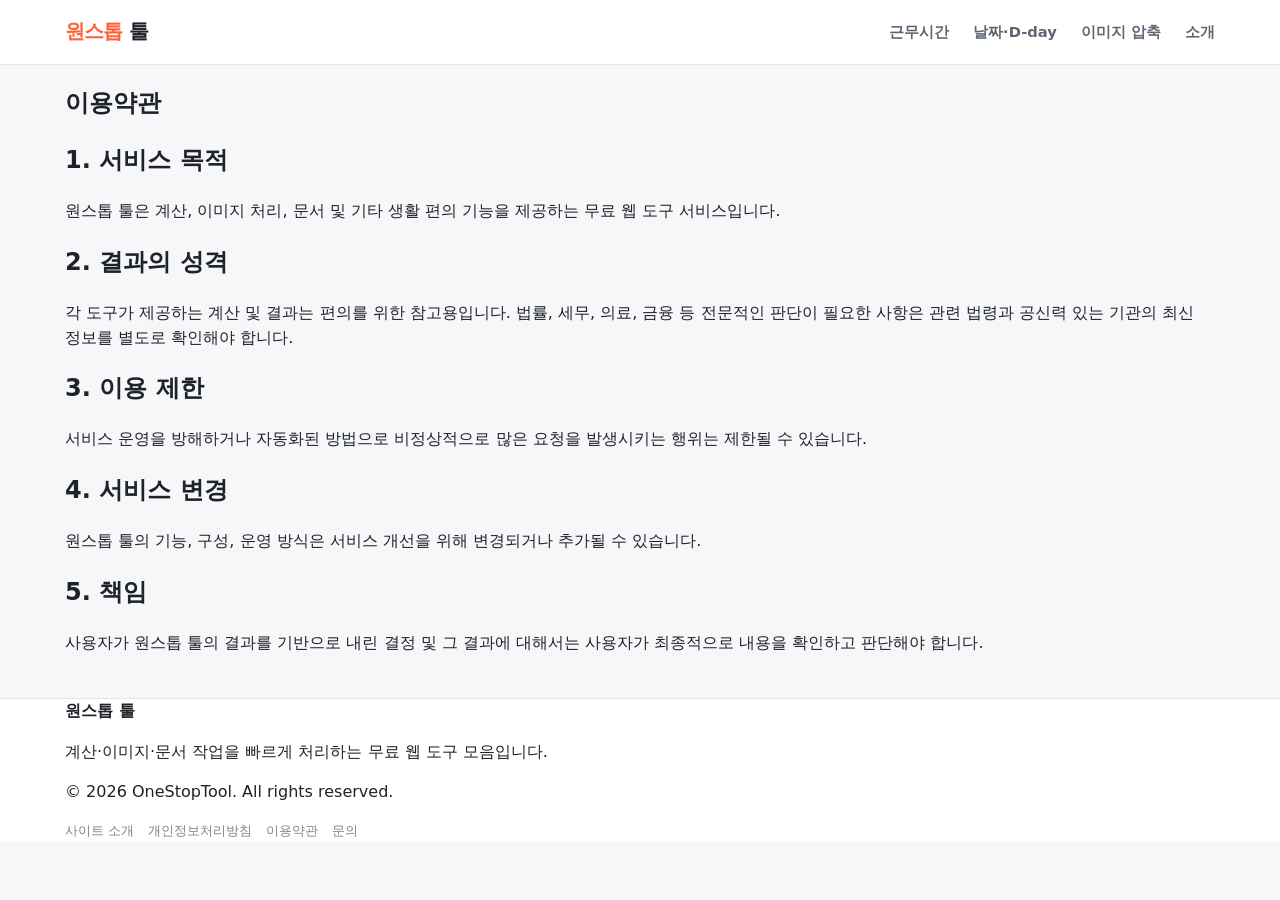
<file: terms.html>
<!doctype html>
<html lang="ko">

<head>

<meta charset="utf-8">

<meta name="viewport"
      content="width=device-width,initial-scale=1">

<title>
이용약관 | 원스톱 툴
</title>

<meta name="description"
      content="원스톱 툴 이용약관입니다.">

<link rel="canonical"
      href="https://onestoptool.kr/terms.html">

<meta property="og:title"
      content="이용약관 | 원스톱 툴">

<meta property="og:description"
      content="원스톱 툴 이용약관입니다.">

<meta property="og:type"
      content="website">

<meta property="og:url"
      content="https://onestoptool.kr/terms.html">

<meta name="robots"
      content="index,follow">

<link rel="stylesheet"
      href="assets/css/style.css">

</head>


<body>


<header class="site-header">


<div class="container header-inner">


<a class="brand"
   href="./">

<span>원스톱</span> 툴

</a>


<nav class="nav">

<a href="work-time/">
근무시간
</a>

<a href="date-calculator/">
날짜·D-day
</a>

<a href="image-compressor/">
이미지 압축
</a>

<a href="about.html">
소개
</a>

</nav>


</div>


</header>



<main>


<section class="tool-hero">


<div class="container prose">


<h1>
이용약관
</h1>


<div class="content-card">


<h2>
1. 서비스 목적
</h2>


<p>

원스톱 툴은 계산, 이미지 처리,
문서 및 기타 생활 편의 기능을 제공하는
무료 웹 도구 서비스입니다.

</p>



<h2>
2. 결과의 성격
</h2>


<p>

각 도구가 제공하는 계산 및 결과는
편의를 위한 참고용입니다.

법률, 세무, 의료, 금융 등
전문적인 판단이 필요한 사항은

관련 법령과 공신력 있는 기관의
최신 정보를 별도로 확인해야 합니다.

</p>



<h2>
3. 이용 제한
</h2>


<p>

서비스 운영을 방해하거나
자동화된 방법으로 비정상적으로 많은 요청을
발생시키는 행위는 제한될 수 있습니다.

</p>



<h2>
4. 서비스 변경
</h2>


<p>

원스톱 툴의 기능, 구성,
운영 방식은 서비스 개선을 위해
변경되거나 추가될 수 있습니다.

</p>



<h2>
5. 책임
</h2>


<p>

사용자가 원스톱 툴의 결과를 기반으로
내린 결정 및 그 결과에 대해서는

사용자가 최종적으로 내용을 확인하고
판단해야 합니다.

</p>


</div>


</div>


</section>


</main>



<footer class="footer">


<div class="container footer-grid">


<div>

<strong>
원스톱 툴
</strong>

<p class="small">

계산·이미지·문서 작업을 빠르게 처리하는
무료 웹 도구 모음입니다.

</p>

<p class="small">

© <span data-year></span>
OneStopTool.
All rights reserved.

</p>

</div>



<div class="footer-links">

<a href="about.html">
사이트 소개
</a>

<a href="privacy.html">
개인정보처리방침
</a>

<a href="terms.html">
이용약관
</a>

<a href="contact.html">
문의
</a>

</div>


</div>


</footer>


<script src="assets/js/common.js"></script>


</body>
</html>
</file>
<file: assets/css/style.css>
:root{
  --bg:#f6f7f9;
  --card:#fff;
  --text:#1f2329;
  --muted:#7c8593;
  --line:#e2e5ea;
  --accent:#ff6438;
  --accent-soft:#fff3ee;
  --shadow:0 1px 3px rgba(16,24,40,.05),0 8px 22px rgba(16,24,40,.05);
}

*{
  box-sizing:border-box;
}

html{
  scroll-behavior:smooth;
}

body{
  margin:0;
  font-family:system-ui,-apple-system,BlinkMacSystemFont,"Segoe UI","Noto Sans KR",sans-serif;
  color:var(--text);
  background:var(--bg);
  line-height:1.55;
}

a{
  text-decoration:none;
  color:inherit;
}

button,
input,
select{
  font:inherit;
}

.container{
  width:min(1150px,calc(100% - 32px));
  margin:0 auto;
}

/* HEADER */

.site-header{
  background:#fff;
  border-bottom:1px solid var(--line);
  position:sticky;
  top:0;
  z-index:50;
}

.header-inner{
  min-height:64px;
  display:flex;
  align-items:center;
  justify-content:space-between;
  gap:24px;
}

.brand{
  font-size:1.22rem;
  font-weight:900;
  letter-spacing:-.04em;
}

.brand span{
  color:var(--accent);
}

.nav{
  display:flex;
  gap:24px;
  color:#5d6673;
  font-size:.92rem;
  font-weight:700;
}

.nav a:hover{
  color:var(--accent);
}

/* PAGE INTRO */

.page-intro{
  padding:26px 0 18px;
}

.page-intro h1{
  margin:0 0 6px;
  font-size:1.75rem;
  letter-spacing:-.045em;
}

.page-intro p{
  margin:0;
  color:var(--muted);
  font-size:.96rem;
}

/* TOOL NAV */

.tool-nav-section{
  padding:8px 0 22px;
}

.tool-nav-grid{
  display:grid;
  grid-template-columns:repeat(6,1fr);
  gap:12px;
}

.tool-nav-card{
  min-height:92px;
  background:#fff;
  border:1px solid #dfe3e8;
  border-radius:10px;
  display:flex;
  flex-direction:column;
  align-items:center;
  justify-content:center;
  gap:8px;
  padding:14px 8px;
  text-align:center;
  transition:.18s;
  box-shadow:0 1px 2px rgba(0,0,0,.02);
}

.tool-nav-card:hover{
  border-color:#c7ccd3;
  transform:translateY(-1px);
}

.tool-nav-card.active{
  border:2px solid var(--accent);
  background:var(--accent-soft);
  color:var(--accent);
  font-weight:800;
}

.tool-nav-card.disabled{
  background:#fafafa;
  color:#a0a6af;
  cursor:default;
}

.tool-nav-icon{
  font-size:1.55rem;
  line-height:1;
}

.tool-nav-name{
  font-size:.9rem;
  white-space:nowrap;
}

.soon{
  font-size:.65rem;
  padding:2px 6px;
  border-radius:999px;
  background:#eef0f3;
  color:#8b929d;
}

/* WORKSPACE */

.workspace{
  width:min(900px,calc(100% - 32px));
  margin:0 auto 24px;
  background:#fff;
  border:1px solid var(--line);
  border-radius:10px;
  overflow:hidden;
  box-shadow:var(--shadow);
}

.workspace-head{
  min-height:54px;
  padding:0 18px;
  display:flex;
  align-items:center;
  justify-content:space-between;
  gap:16px;
  border-bottom:1px solid #eceef1;
}

.workspace-head h2{
  margin:0;
  font-size:1rem;
}

.workspace-meta{
  color:#9aa1ab;
  font-size:.82rem;
}

.workspace-body{
  padding:24px 20px 26px;
}

/* FORM */

.form-list{
  display:flex;
  flex-direction:column;
  gap:15px;
}

.form-row{
  display:grid;
  grid-template-columns:170px minmax(0,1fr);
  align-items:center;
  gap:20px;
}

.form-row label{
  font-size:.92rem;
  color:#454c57;
}

.input-line{
  display:flex;
  align-items:center;
  gap:9px;
  flex-wrap:wrap;
}

.field-control{
  min-width:150px;
  height:43px;
  padding:0 12px;
  border:1px solid #cfd5dc;
  border-radius:7px;
  background:#fff;
}

.field-control:focus{
  outline:none;
  border-color:var(--accent);
  box-shadow:0 0 0 3px rgba(255,100,56,.10);
}

.range-control{
  width:min(440px,100%);
}

.form-actions{
  display:flex;
  justify-content:center;
  gap:10px;
  margin-top:24px;
}

.btn{
  min-width:102px;
  height:42px;
  padding:0 18px;
  border-radius:999px;
  border:1px solid transparent;
  font-weight:800;
  cursor:pointer;
}

.btn-primary{
  background:var(--accent);
  color:#fff;
}

.btn-secondary{
  background:#fff;
  color:#596271;
  border-color:#d5dae0;
}

.btn:disabled{
  opacity:.45;
  cursor:not-allowed;
}

/* RESULT */

.result-panel{
  display:none;
  margin-top:24px;
  border-top:1px solid #eceef1;
  padding-top:20px;
}

.result-panel.show{
  display:block;
}

.result-main{
  text-align:center;
  padding:18px;
  background:var(--accent-soft);
  border:1px solid #ffd7c8;
  border-radius:9px;
}

.result-main .label{
  font-size:.82rem;
  color:#8b6b60;
}

.result-main strong{
  display:block;
  margin-top:3px;
  font-size:1.7rem;
  color:var(--accent);
}

.result-grid{
  display:grid;
  grid-template-columns:repeat(3,1fr);
  gap:10px;
  margin-top:10px;
}

.result-box{
  padding:13px;
  border:1px solid #e5e7eb;
  border-radius:8px;
  background:#fff;
}

.result-box small{
  display:block;
  color:#8d95a0;
  margin-bottom:4px;
}

/* IMAGE */

.upload-box{
  border:1.5px dashed #cfd5dc;
  background:#fafbfc;
  border-radius:9px;
  padding:28px 18px;
  text-align:center;
}

.upload-box h3{
  font-size:1rem;
  margin:0 0 8px;
}

.upload-box p{
  color:var(--muted);
  font-size:.84rem;
  margin:0 0 12px;
}

.preview-wrap{
  display:none;
  margin-top:20px;
}

.preview-wrap.show{
  display:block;
}

.preview{
  display:block;
  max-width:100%;
  max-height:360px;
  margin:0 auto;
  object-fit:contain;
  border:1px solid var(--line);
  border-radius:8px;
}

/* FAQ */

.faq-wrap{
  width:min(900px,calc(100% - 32px));
  margin:0 auto 26px;
  background:#fff;
  border:1px solid var(--line);
  border-radius:10px;
  overflow:hidden;
}

.faq-title{
  margin:0;
  padding:13px 18px;
  background:#fafbfc;
  border-bottom:1px solid #eceef1;
  font-size:1rem;
}

.faq-item{
  border-bottom:1px solid #eceef1;
}

.faq-item:last-child{
  border-bottom:0;
}

.faq-item summary{
  list-style:none;
  cursor:pointer;
  padding:17px 20px;
  font-weight:750;
  font-size:.9rem;
  position:relative;
}

.faq-item summary::-webkit-details-marker{
  display:none;
}

.faq-item summary::after{
  content:"›";
  position:absolute;
  right:20px;
  color:#a6adb7;
  font-size:1.2rem;
}

.faq-item[open] summary::after{
  transform:rotate(90deg);
}

.faq-answer{
  padding:0 20px 18px;
  color:#66707e;
  font-size:.88rem;
}

/* INFO */

.info-wrap{
  width:min(900px,calc(100% - 32px));
  margin:0 auto 26px;
  background:#fff;
  border:1px solid var(--line);
  border-radius:10px;
  padding:22px 24px;
}

.info-wrap h2{
  font-size:1.1rem;
  margin:0 0 10px;
}

.info-wrap p,
.info-wrap li{
  font-size:.9rem;
  color:#646d79;
}

.notice{
  margin-top:16px;
  padding:13px 14px;
  border-radius:8px;
  background:#fff8e7;
  border:1px solid #f3dfaa;
  color:#6c6250;
  font-size:.84rem;
}

/* ADS */

.ad-slot{
  width:min(900px,calc(100% - 32px));
  margin:0 auto 20px;
  min-height:96px;
  border:1px dashed #d7dbe0;
  border-radius:9px;
  background:#fafafa;
  display:grid;
  place-items:center;
  color:#a0a6ae;
  font-size:.78rem;
}

/* HOME */

.home-hero{
  padding:34px 0 18px;
  text-align:center;
}

.home-hero h1{
  margin:0 0 10px;
  font-size:2.1rem;
  letter-spacing:-.05em;
}

.home-hero p{
  margin:0 auto;
  max-width:620px;
  color:var(--muted);
}

.home-note{
  width:min(900px,calc(100% - 32px));
  margin:4px auto 28px;
  background:#fff;
  border:1px solid var(--line);
  border-radius:10px;
  padding:20px 22px;
}

.home-note h2{
  font-size:1.08rem;
  margin:0 0 8px;
}

.home-note p{
  margin:0;
  color:#69717d;
  font-size:.9rem;
}

/* FOOTER */

.footer{
  margin-top:42px;
  border-top:1px solid var(--line);
  background:#fff;
}

.footer-inner{
  min-height:100px;
  padding:22px 0;
  display:flex;
  justify-content:space-between;
  gap:24px;
}

.footer-copy{
  font-size:.82rem;
  color:#8b929d;
}

.footer-links{
  display:flex;
  gap:14px;
  flex-wrap:wrap;
  color:#7c8590;
  font-size:.82rem;
}

/* TABLET */

@media(max-width:900px){

  .tool-nav-grid{
    grid-template-columns:repeat(3,1fr);
  }

  .form-row{
    grid-template-columns:130px minmax(0,1fr);
  }

}

/* MOBILE */

@media(max-width:640px){

  .container{
    width:min(100% - 20px,1150px);
  }

  .header-inner{
    min-height:56px;
  }

  .nav{
    display:none;
  }

  .page-intro{
    padding:18px 0 10px;
  }

  .page-intro h1{
    font-size:1.45rem;
  }

  .tool-nav-grid{
    grid-template-columns:repeat(2,1fr);
    gap:8px;
  }

  .tool-nav-card{
    min-height:82px;
  }

  .workspace,
  .faq-wrap,
  .info-wrap,
  .ad-slot,
  .home-note{
    width:calc(100% - 20px);
  }

  .workspace-body{
    padding:20px 15px 22px;
  }

  .workspace-head{
    padding:10px 14px;
    align-items:flex-start;
    flex-direction:column;
    gap:2px;
  }

  .form-row{
    grid-template-columns:1fr;
    gap:7px;
  }

  .field-control{
    width:100%;
  }

  .input-line{
    width:100%;
  }

  .result-grid{
    grid-template-columns:1fr;
  }

  .btn{
    flex:1;
  }

  .footer-inner{
    flex-direction:column;
  }

  .home-hero h1{
    font-size:1.75rem;
  }

}
</file>
